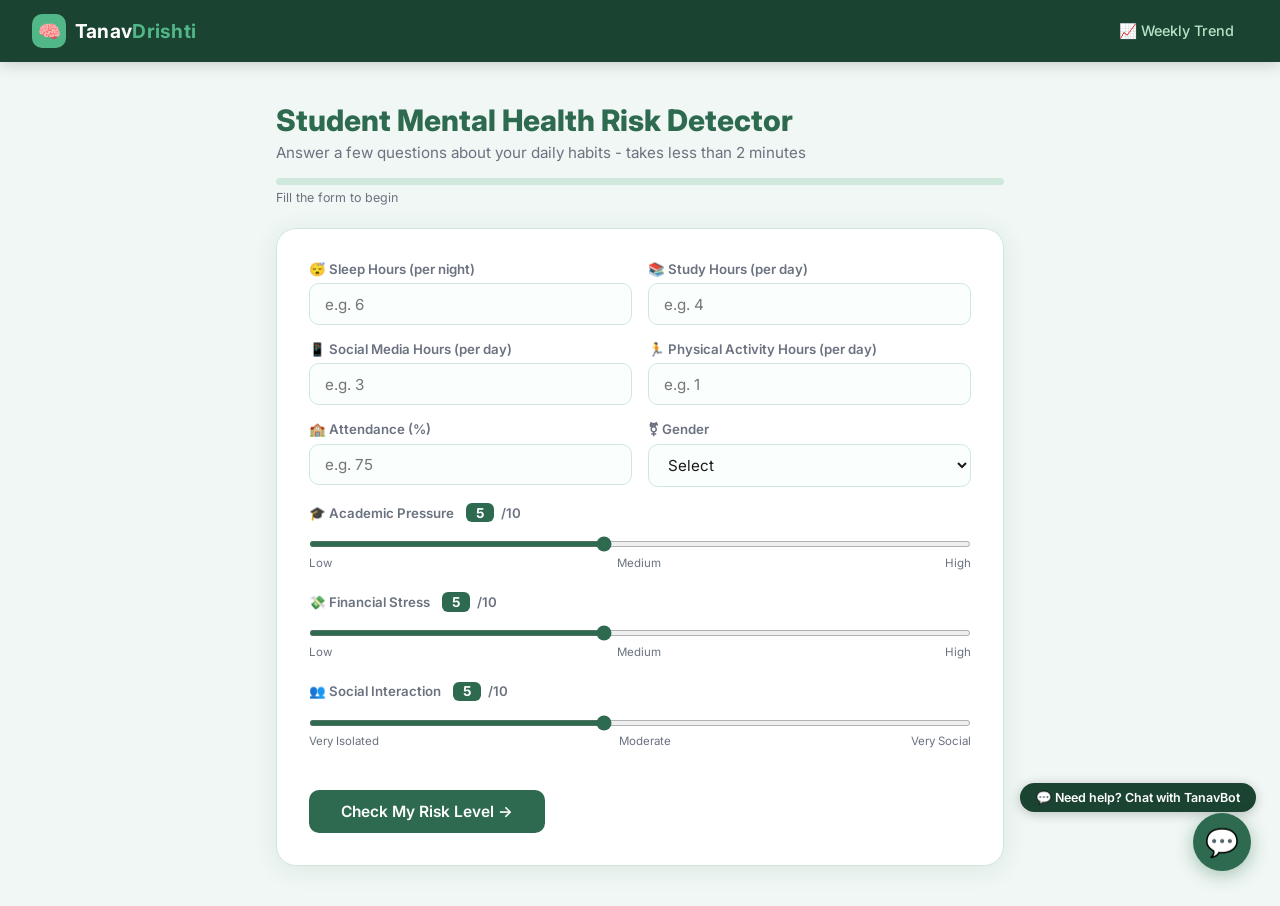
<file: templates/index.html>
<!DOCTYPE html>
<html lang="en">
<head>
  <meta charset="UTF-8">
  <meta name="viewport" content="width=device-width, initial-scale=1.0">
  <title>TanavDrishti - Student Mental Health</title>
  <link rel="stylesheet" href="/static/style.css">
</head>
<body>
  <nav>
    <a href="/" class="nav-logo">
      <div class="logo-icon">🧠</div>
      <span class="logo-text">Tanav<span>Drishti</span></span>
    </a>
    <div class="nav-right">
      <a href="/trend" class="nav-link">📈 Weekly Trend</a>
    </div>
  </nav>

  <div class="container">
    <h1>Student Mental Health Risk Detector</h1>
    <p class="subtitle">Answer a few questions about your daily habits - takes less than 2 minutes</p>

    <!-- Progress Bar -->
    <div class="progress-wrap">
      <div class="progress-bar" id="progressBar" style="width:0%"></div>
    </div>
    <p class="progress-label" id="progressLabel">Fill the form to begin</p>

    <form action="/predict" method="POST" class="form-card" id="mainForm">

      <div class="form-row">
        <div class="form-group">
          <label>😴 Sleep Hours (per night)</label>
          <input type="number" name="sleep" min="1" max="12" step="0.5" placeholder="e.g. 6" required>
        </div>
        <div class="form-group">
          <label>📚 Study Hours (per day)</label>
          <input type="number" name="study" min="0" max="16" step="0.5" placeholder="e.g. 4" required>
        </div>
      </div>

      <div class="form-row">
        <div class="form-group">
          <label>📱 Social Media Hours (per day)</label>
          <input type="number" name="social_media" min="0" max="12" step="0.5" placeholder="e.g. 3" required>
        </div>
        <div class="form-group">
          <label>🏃 Physical Activity Hours (per day)</label>
          <input type="number" name="physical" min="0" max="8" step="0.5" placeholder="e.g. 1" required>
        </div>
      </div>

      <div class="form-row">
        <div class="form-group">
          <label>🏫 Attendance (%)</label>
          <input type="number" name="attendance" min="0" max="100" step="1" placeholder="e.g. 75" required>
        </div>
        <div class="form-group">
          <label>⚧ Gender</label>
          <select name="gender" required>
            <option value="">Select</option>
            <option value="1">Male</option>
            <option value="0">Female</option>
          </select>
        </div>
      </div>

      <div class="slider-group">
        <label>🎓 Academic Pressure &nbsp;<span class="slider-val" id="acad_val">5</span>/10</label>
        <input type="range" name="acad_pressure" min="1" max="10" value="5"
               oninput="document.getElementById('acad_val').textContent=this.value; updateProgress()">
        <div class="slider-labels"><span>Low</span><span>Medium</span><span>High</span></div>
      </div>

      <div class="slider-group">
        <label>💸 Financial Stress &nbsp;<span class="slider-val" id="fin_val">5</span>/10</label>
        <input type="range" name="fin_stress" min="1" max="10" value="5"
               oninput="document.getElementById('fin_val').textContent=this.value; updateProgress()">
        <div class="slider-labels"><span>Low</span><span>Medium</span><span>High</span></div>
      </div>

      <div class="slider-group">
        <label>👥 Social Interaction &nbsp;<span class="slider-val" id="social_val">5</span>/10</label>
        <input type="range" name="social_int" min="1" max="10" value="5"
               oninput="document.getElementById('social_val').textContent=this.value; updateProgress()">
        <div class="slider-labels"><span>Very Isolated</span><span>Moderate</span><span>Very Social</span></div>
      </div>

      <button type="submit" class="btn" id="submitBtn">
        <span id="btnText">Check My Risk Level →</span>
        <span id="btnSpinner" style="display:none">Analyzing... ⏳</span>
      </button>
    </form>
  </div>

  <!-- Chatbot -->
  <div class="chat-hint" onclick="toggleChat()">💬 Need help? Chat with TanavBot</div>
  <div class="chat-bubble" onclick="toggleChat()">💬</div>

  <div class="chat-box" id="chatBox">
    <div class="chat-header">
      <span>🤖 TanavBot - Mental Health Assistant</span>
      <span onclick="toggleChat()" style="cursor:pointer">✕</span>
    </div>
    <div class="chat-messages" id="chatMessages">
      <div class="bot-msg">Hi! I'm TanavBot 👋 I can help you with stress, sleep, anxiety and more. Click a topic below or type your question.</div>
      <div class="quick-replies" id="quickReplies">
        <button onclick="quickSend('I feel stressed')">😰 Feeling Stressed</button>
        <button onclick="quickSend('anxiety tips')">😟 Anxiety Help</button>
        <button onclick="quickSend('sleep tips')">😴 Sleep Tips</button>
        <button onclick="quickSend('exam stress')">📝 Exam Stress</button>
        <button onclick="quickSend('helpline')">🆘 Helpline Numbers</button>
        <button onclick="quickSend('focus tips')">🎯 Focus Tips</button>
      </div>
    </div>
    <div class="chat-input">
      <input type="text" id="chatInput" placeholder="Type a message..." onkeydown="if(event.key==='Enter') sendMsg()">
      <button onclick="sendMsg()">Send</button>
    </div>
  </div>

  <script>
    // Progress bar
    function updateProgress() {
      const inputs = document.querySelectorAll('#mainForm input[required], #mainForm select[required]');
      let filled = 0;
      inputs.forEach(i => { if (i.value !== '') filled++; });
      const pct = Math.round((filled / inputs.length) * 100);
      document.getElementById('progressBar').style.width = pct + '%';
      document.getElementById('progressLabel').textContent =
        pct === 100 ? 'All done! Ready to submit ✅' : `${filled} of ${inputs.length} fields filled`;
    }

    document.querySelectorAll('#mainForm input, #mainForm select').forEach(el => {
      el.addEventListener('input', updateProgress);
      el.addEventListener('change', updateProgress);
    });

    // Loading spinner
    document.getElementById('mainForm').addEventListener('submit', function() {
      document.getElementById('btnText').style.display = 'none';
      document.getElementById('btnSpinner').style.display = 'inline';
      document.getElementById('submitBtn').disabled = true;
    });

    // Typewriter effect for HTML content
    function typewriterHTML(el, html, speed = 8) {
      return new Promise(resolve => {
        const temp = document.createElement('div');
        temp.innerHTML = html;
        const fullText = temp.innerHTML;
        let i = 0;
        el.innerHTML = '';
        // Skip tag characters instantly, animate visible text chars only
        function nextChar() {
          if (i >= fullText.length) { resolve(); return; }
          // If we hit a tag, jump to end of tag
          if (fullText[i] === '<') {
            const close = fullText.indexOf('>', i);
            el.innerHTML = fullText.substring(0, close + 1);
            i = close + 1;
            setTimeout(nextChar, 1);
          } else {
            i++;
            el.innerHTML = fullText.substring(0, i);
            el.parentElement.scrollTop = el.parentElement.scrollHeight;
            setTimeout(nextChar, speed);
          }
        }
        nextChar();
      });
    }

    // Chatbot
    function toggleChat() {
      const box = document.getElementById('chatBox');
      const hint = document.querySelector('.chat-hint');
      const bubble = document.querySelector('.chat-bubble');
      const open = box.classList.contains('open');
      if (open) {
        box.classList.remove('open');
        box.style.display = 'none';
        hint.style.display = 'block';
        bubble.style.display = 'flex';
      } else {
        box.classList.add('open');
        box.style.display = 'flex';
        hint.style.display = 'none';
        bubble.style.display = 'none';
      }
    }

    function quickSend(msg) {
      document.getElementById('quickReplies').style.display = 'none';
      sendMsgText(msg);
    }

    async function sendMsg() {
      const input = document.getElementById('chatInput');
      sendMsgText(input.value.trim());
      input.value = '';
    }

    async function sendMsgText(msg) {
      if (!msg) return;
      document.getElementById('quickReplies').style.display = 'none';
      const msgs = document.getElementById('chatMessages');
      msgs.innerHTML += `<div class="user-msg">${msg}</div>`;
      msgs.innerHTML += `<div class="bot-msg typing">...</div>`;
      msgs.scrollTop = msgs.scrollHeight;

      const res = await fetch('/chat', {
        method: 'POST',
        headers: {'Content-Type': 'application/json'},
        body: JSON.stringify({message: msg})
      });
      const data = await res.json();
      document.querySelector('.typing').remove();

      let replyHtml, showQuick = false;
      if (data.reply.startsWith('SHOW_QUICK|')) {
        replyHtml = data.reply.replace('SHOW_QUICK|', '');
        showQuick = true;
      } else {
        replyHtml = data.reply;
      }

      // Create bot message bubble and typewriter-reveal it
      const bubble = document.createElement('div');
      bubble.className = 'bot-msg';
      msgs.appendChild(bubble);
      await typewriterHTML(bubble, replyHtml);

      if (showQuick) {
        const qr = document.getElementById('quickReplies');
        const newQR = qr.cloneNode(true);
        newQR.removeAttribute('id');
        newQR.style.display = 'flex';
        msgs.appendChild(newQR);
      }
      msgs.scrollTop = msgs.scrollHeight;
    }
  </script>
</body>
</html>
</file>
<file: static/style.css>
@import url('https://fonts.googleapis.com/css2?family=Inter:wght@400;500;600;700;800&display=swap');

:root {
  --bg: #f0f7f4;
  --card: #ffffff;
  --text: #1a1a1a;
  --text2: #6b7280;
  --border: #d0e8dc;
  --green: #2D6A4F;
  --green2: #1B4332;
  --green-light: #D8F3DC;
  --green-mid: #52b788;
  --nav-bg: #1B4332;
  --shadow: 0 4px 24px rgba(45,106,79,0.10);
}

* { margin: 0; padding: 0; box-sizing: border-box; }

body {
  font-family: 'Inter', 'Segoe UI', sans-serif;
  background: var(--bg);
  color: var(--text);
}

/* ── Navbar ──────────────────────────────────────────────── */
nav {
  background: var(--nav-bg);
  padding: 0 2rem;
  height: 62px;
  display: flex;
  justify-content: space-between;
  align-items: center;
  position: sticky;
  top: 0;
  z-index: 100;
  box-shadow: 0 2px 16px rgba(0,0,0,0.18);
}

.nav-logo {
  display: flex;
  align-items: center;
  gap: 0.55rem;
  text-decoration: none;
}
.nav-logo .logo-icon {
  background: var(--green-mid);
  border-radius: 10px;
  width: 34px;
  height: 34px;
  display: flex;
  align-items: center;
  justify-content: center;
  font-size: 1.15rem;
}
.nav-logo .logo-text {
  color: white;
  font-size: 1.2rem;
  font-weight: 700;
  letter-spacing: 0.3px;
}
.nav-logo .logo-text span {
  color: var(--green-mid);
}

.nav-right {
  display: flex;
  align-items: center;
  gap: 0.4rem;
}
.nav-link {
  color: #B7E4C7;
  text-decoration: none;
  font-weight: 500;
  font-size: 0.9rem;
  padding: 0.4rem 0.9rem;
  border-radius: 8px;
  transition: background 0.18s, color 0.18s;
}
.nav-link:hover {
  background: rgba(255,255,255,0.12);
  color: white;
}
.nav-link.active {
  background: var(--green-mid);
  color: white;
}

/* ── Container ───────────────────────────────────────────── */
.container { max-width: 760px; margin: 2.5rem auto; padding: 0 1rem; }

/* ── Page header ─────────────────────────────────────────── */
.page-header { margin-bottom: 1.6rem; }
h1 { font-size: 1.85rem; color: var(--green); font-weight: 800; margin-bottom: 0.3rem; }
h2 { font-size: 1.5rem; color: var(--green); font-weight: 700; margin-bottom: 0.5rem; }
h3 { margin: 1.5rem 0 0.8rem; color: var(--text); font-weight: 600; }
.subtitle { color: var(--text2); font-size: 0.95rem; }

/* ── Progress ────────────────────────────────────────────── */
.progress-wrap {
  background: var(--border);
  border-radius: 10px;
  height: 7px;
  margin: 1rem 0 0.35rem;
  overflow: hidden;
}
.progress-bar {
  height: 100%;
  background: linear-gradient(90deg, var(--green-mid), var(--green));
  border-radius: 10px;
  transition: width 0.4s ease;
}
.progress-label { font-size: 0.78rem; color: var(--text2); margin-bottom: 1.4rem; }

/* ── Form card ───────────────────────────────────────────── */
.form-card {
  background: var(--card);
  border-radius: 20px;
  padding: 2rem;
  box-shadow: var(--shadow);
  border: 1px solid var(--border);
}

.form-section-title {
  font-size: 0.7rem;
  font-weight: 700;
  text-transform: uppercase;
  letter-spacing: 1px;
  color: var(--green-mid);
  margin: 1.4rem 0 0.8rem;
}
.form-section-title:first-child { margin-top: 0; }

.form-row {
  display: grid;
  grid-template-columns: 1fr 1fr;
  gap: 1rem;
  margin-bottom: 1rem;
}

.form-group { display: flex; flex-direction: column; gap: 0.4rem; }

label { font-size: 0.83rem; font-weight: 600; color: var(--text2); }

input, select {
  padding: 0.65rem 0.95rem;
  border: 1.5px solid var(--border);
  border-radius: 10px;
  font-size: 0.95rem;
  font-family: inherit;
  outline: none;
  background: #fafffe;
  color: var(--text);
  transition: border 0.2s, box-shadow 0.2s;
}
input:focus, select:focus {
  border-color: var(--green-mid);
  box-shadow: 0 0 0 3px rgba(82,183,136,0.15);
}

/* ── Sliders ─────────────────────────────────────────────── */
.slider-group { margin-bottom: 1.4rem; }
.slider-group label {
  display: flex;
  align-items: center;
  gap: 0.4rem;
  font-size: 0.83rem;
  font-weight: 600;
  color: var(--text2);
  margin-bottom: 0.55rem;
}
.slider-val {
  background: var(--green);
  color: white;
  padding: 0.1rem 0.55rem;
  border-radius: 6px;
  font-size: 0.85rem;
  font-weight: 700;
  min-width: 28px;
  text-align: center;
}
.slider-group input[type="range"] {
  width: 100%;
  accent-color: var(--green);
  height: 6px;
  border: none;
  padding: 0;
  cursor: pointer;
}
.slider-labels {
  display: flex;
  justify-content: space-between;
  font-size: 0.72rem;
  color: var(--text2);
  margin-top: 0.3rem;
}

/* ── Buttons ─────────────────────────────────────────────── */
.btn {
  display: inline-block;
  background: var(--green);
  color: white;
  padding: 0.75rem 2rem;
  border: none;
  border-radius: 10px;
  font-size: 0.97rem;
  font-weight: 600;
  font-family: inherit;
  cursor: pointer;
  text-decoration: none;
  margin-top: 1.2rem;
  transition: background 0.2s, transform 0.15s;
}
.btn:hover { background: var(--green2); transform: translateY(-1px); }
.btn:active { transform: translateY(0); }
.btn:disabled { opacity: 0.7; cursor: not-allowed; transform: none; }
.btn.outline {
  background: transparent;
  color: var(--green);
  border: 2px solid var(--green);
  margin-left: 0.6rem;
}
.btn.outline:hover { background: var(--green-light); transform: translateY(-1px); }

/* ── Result ──────────────────────────────────────────────── */
.result-card {
  background: var(--card);
  border-radius: 20px;
  padding: 2.5rem;
  box-shadow: var(--shadow);
  border: 1px solid var(--border);
  text-align: center;
}

.risk-badge {
  display: inline-block;
  font-size: 1.8rem;
  font-weight: 800;
  padding: 0.65rem 2.5rem;
  border-radius: 50px;
  margin: 1rem 0 1.5rem;
  letter-spacing: 1.5px;
}
.risk-badge.green  { background: #D8F3DC; color: #1B4332; border: 2px solid #95d5b2; }
.risk-badge.orange { background: #FFF3CD; color: #7d4e00; border: 2px solid #ffd166; }
.risk-badge.red    { background: #FFE0E0; color: #8B0000; border: 2px solid #f4a5a5; }

.helpline-box {
  background: #fff5f5;
  border: 1.5px solid #f4a5a5;
  border-radius: 12px;
  padding: 1rem 1.2rem;
  margin: 1rem 0;
  font-size: 0.95rem;
  color: #8B0000;
  line-height: 1.9;
  text-align: left;
}

.suggestions {
  text-align: left;
  padding-left: 1.5rem;
  line-height: 2.2;
  color: var(--text);
}
.suggestions li { margin-bottom: 0.2rem; }

.actions { margin-top: 1.5rem; display: flex; flex-wrap: wrap; gap: 0.6rem; justify-content: center; }
.actions .btn { margin-top: 0; }

/* ── Charts ──────────────────────────────────────────────── */
.chart-wrap {
  background: var(--card);
  border-radius: 16px;
  padding: 2rem;
  box-shadow: var(--shadow);
  border: 1px solid var(--border);
  margin-top: 1rem;
}
.chart-wrap.small { max-height: 290px; padding: 1rem; }

/* ── Chatbot hint ────────────────────────────────────────── */
.chat-hint {
  position: fixed;
  bottom: 5.5rem;
  right: 1.5rem;
  background: var(--green2);
  color: white;
  padding: 0.45rem 1rem;
  border-radius: 20px;
  font-size: 0.78rem;
  font-weight: 600;
  box-shadow: 0 2px 12px rgba(0,0,0,0.22);
  cursor: pointer;
  z-index: 997;
  animation: pulse 2.5s infinite;
}
@keyframes pulse {
  0%,100% { transform: scale(1); box-shadow: 0 2px 12px rgba(0,0,0,0.22); }
  50% { transform: scale(1.05); box-shadow: 0 4px 18px rgba(45,106,79,0.35); }
}

/* ── Chatbot bubble ──────────────────────────────────────── */
.chat-bubble {
  position: fixed;
  bottom: 1.8rem;
  right: 1.8rem;
  background: var(--green);
  color: white;
  font-size: 1.7rem;
  width: 58px;
  height: 58px;
  border-radius: 50%;
  display: flex;
  align-items: center;
  justify-content: center;
  cursor: pointer;
  box-shadow: 0 4px 18px rgba(45,106,79,0.38);
  z-index: 999;
  transition: transform 0.2s;
}
.chat-bubble:hover { transform: scale(1.08); }

/* ── Chat box ────────────────────────────────────────────── */
.chat-box {
  position: fixed;
  bottom: 6rem;
  right: 1.8rem;
  width: 340px;
  height: 470px;
  background: var(--card);
  border-radius: 18px;
  box-shadow: 0 10px 40px rgba(0,0,0,0.16);
  display: none;
  flex-direction: column;
  z-index: 998;
  overflow: hidden;
  border: 1px solid var(--border);
}
.chat-box.open {
  display: flex;
}

.chat-header {
  background: linear-gradient(135deg, var(--green2), var(--green));
  color: white;
  padding: 0.9rem 1.1rem;
  font-weight: 700;
  font-size: 0.95rem;
  display: flex;
  justify-content: space-between;
  align-items: center;
}
.chat-header .close-btn {
  background: rgba(255,255,255,0.18);
  border: none;
  color: white;
  width: 26px;
  height: 26px;
  border-radius: 50%;
  cursor: pointer;
  font-size: 0.9rem;
  display: flex;
  align-items: center;
  justify-content: center;
  transition: background 0.2s;
}
.chat-header .close-btn:hover { background: rgba(255,255,255,0.32); }

.chat-messages {
  flex: 1;
  padding: 1rem;
  overflow-y: auto;
  display: flex;
  flex-direction: column;
  gap: 0.6rem;
  background: #f7fbf9;
}

.bot-msg {
  background: white;
  color: var(--text);
  padding: 0.7rem 0.95rem;
  border-radius: 4px 14px 14px 14px;
  font-size: 0.87rem;
  max-width: 90%;
  line-height: 1.55;
  box-shadow: 0 1px 4px rgba(0,0,0,0.07);
  border: 1px solid var(--border);
}

.user-msg {
  background: var(--green);
  color: white;
  padding: 0.7rem 0.95rem;
  border-radius: 14px 14px 4px 14px;
  font-size: 0.87rem;
  max-width: 85%;
  align-self: flex-end;
  box-shadow: 0 1px 6px rgba(45,106,79,0.25);
}

.typing { opacity: 0.55; font-style: italic; }

/* ── Quick replies ───────────────────────────────────────── */
.quick-replies {
  display: flex;
  flex-wrap: wrap;
  gap: 0.4rem;
  margin-top: 0.4rem;
}
.quick-replies button {
  background: white;
  border: 1.5px solid var(--green-mid);
  color: var(--green);
  border-radius: 20px;
  padding: 0.32rem 0.8rem;
  font-size: 0.77rem;
  cursor: pointer;
  font-weight: 600;
  font-family: inherit;
  transition: all 0.18s;
}
.quick-replies button:hover {
  background: var(--green);
  color: white;
  border-color: var(--green);
}

/* ── Chat input ──────────────────────────────────────────── */
.chat-input {
  display: flex;
  border-top: 1px solid var(--border);
  padding: 0.6rem;
  gap: 0.5rem;
  background: white;
}
.chat-input input {
  flex: 1;
  border: 1.5px solid var(--border);
  border-radius: 10px;
  padding: 0.5rem 0.8rem;
  font-size: 0.87rem;
  background: #fafffe;
  color: var(--text);
  font-family: inherit;
}
.chat-input input:focus {
  border-color: var(--green-mid);
  box-shadow: 0 0 0 2px rgba(82,183,136,0.15);
}
.chat-input button {
  background: var(--green);
  color: white;
  border: none;
  border-radius: 10px;
  padding: 0.5rem 1rem;
  cursor: pointer;
  font-weight: 600;
  font-family: inherit;
  font-size: 0.87rem;
  transition: background 0.18s;
}
.chat-input button:hover { background: var(--green2); }

/* ── Trend page ──────────────────────────────────────────── */
.trend-chart-wrap {
  background: var(--card);
  border-radius: 16px;
  padding: 2rem;
  box-shadow: var(--shadow);
  border: 1px solid var(--border);
  margin-top: 1rem;
}

/* ── Print ───────────────────────────────────────────────── */
@media print {
  nav, .chat-bubble, .chat-box, .chat-hint, .actions { display: none !important; }
  .result-card { box-shadow: none; border: 1px solid #ccc; }
}

/* ── Mobile ──────────────────────────────────────────────── */
@media (max-width: 768px) {
  nav { padding: 0 1rem; height: 56px; }
  .nav-logo .logo-text { font-size: 1.05rem; }
  .nav-logo .logo-icon { width: 30px; height: 30px; font-size: 1rem; }
  .nav-link { font-size: 0.85rem; padding: 0.35rem 0.7rem; }

  .container { margin: 1.2rem auto; padding: 0 0.8rem; }

  h1 { font-size: 1.4rem; }
  h2 { font-size: 1.2rem; }
  .subtitle { font-size: 0.88rem; }

  .form-card { padding: 1.2rem; border-radius: 14px; }
  .form-row { grid-template-columns: 1fr; gap: 0.8rem; }
  .slider-group { margin-bottom: 1.1rem; }

  .btn { padding: 0.65rem 1.4rem; font-size: 0.93rem; }
  .actions { flex-direction: column; }
  .actions .btn { width: 100%; text-align: center; margin-left: 0; }

  .result-card { padding: 1.4rem 1rem; }
  .risk-badge { font-size: 1.3rem; padding: 0.5rem 1.4rem; }

  .chart-wrap { padding: 0.8rem; }
  .chart-wrap.small { max-height: 260px; }
  .chart-wrap.small canvas { max-height: 240px; }

  .chat-bubble { bottom: 1.2rem; right: 1.2rem; width: 52px; height: 52px; font-size: 1.5rem; }
  .chat-hint { bottom: 4.6rem; right: 1rem; font-size: 0.74rem; }
  .chat-box {
    width: 100vw;
    height: 72vh;
    bottom: 0;
    right: 0;
    border-radius: 18px 18px 0 0;
  }

  .suggestions { line-height: 2; }
  .trend-chart-wrap { padding: 1rem; }
}
</file>
